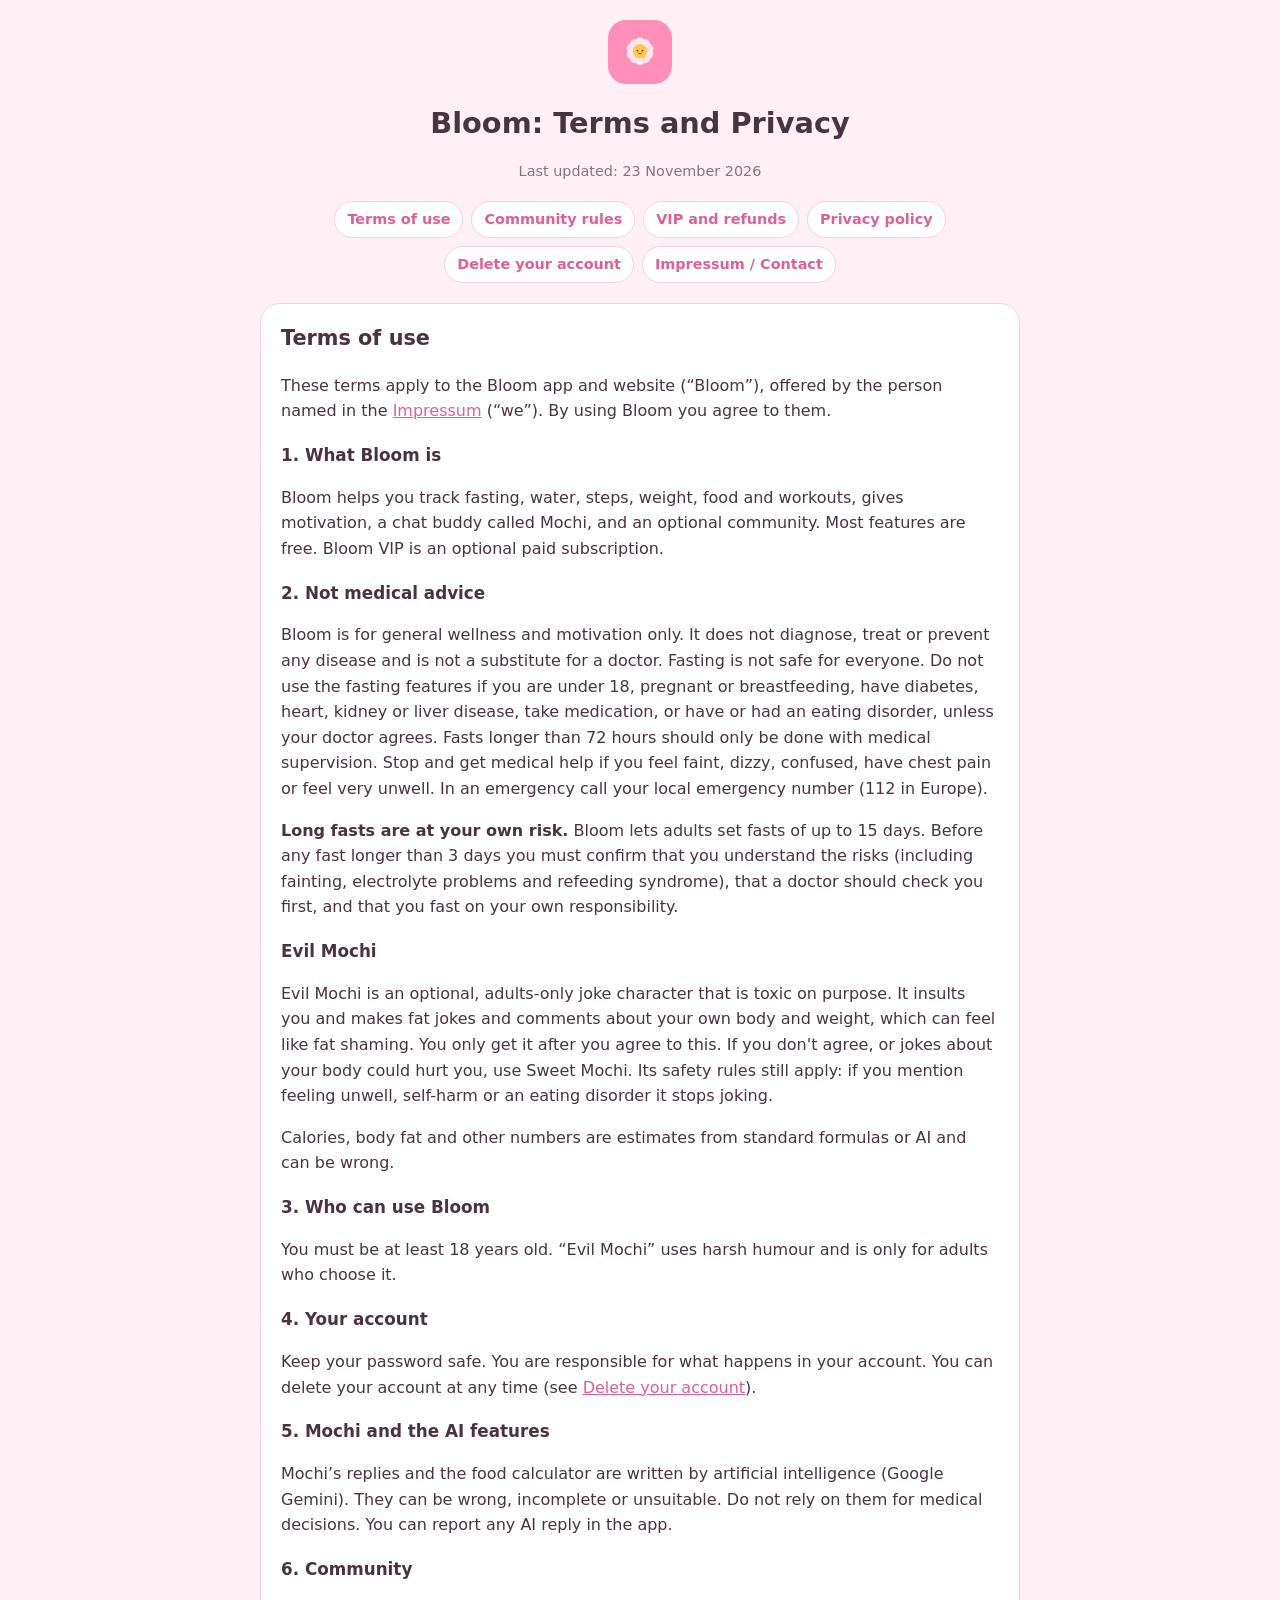
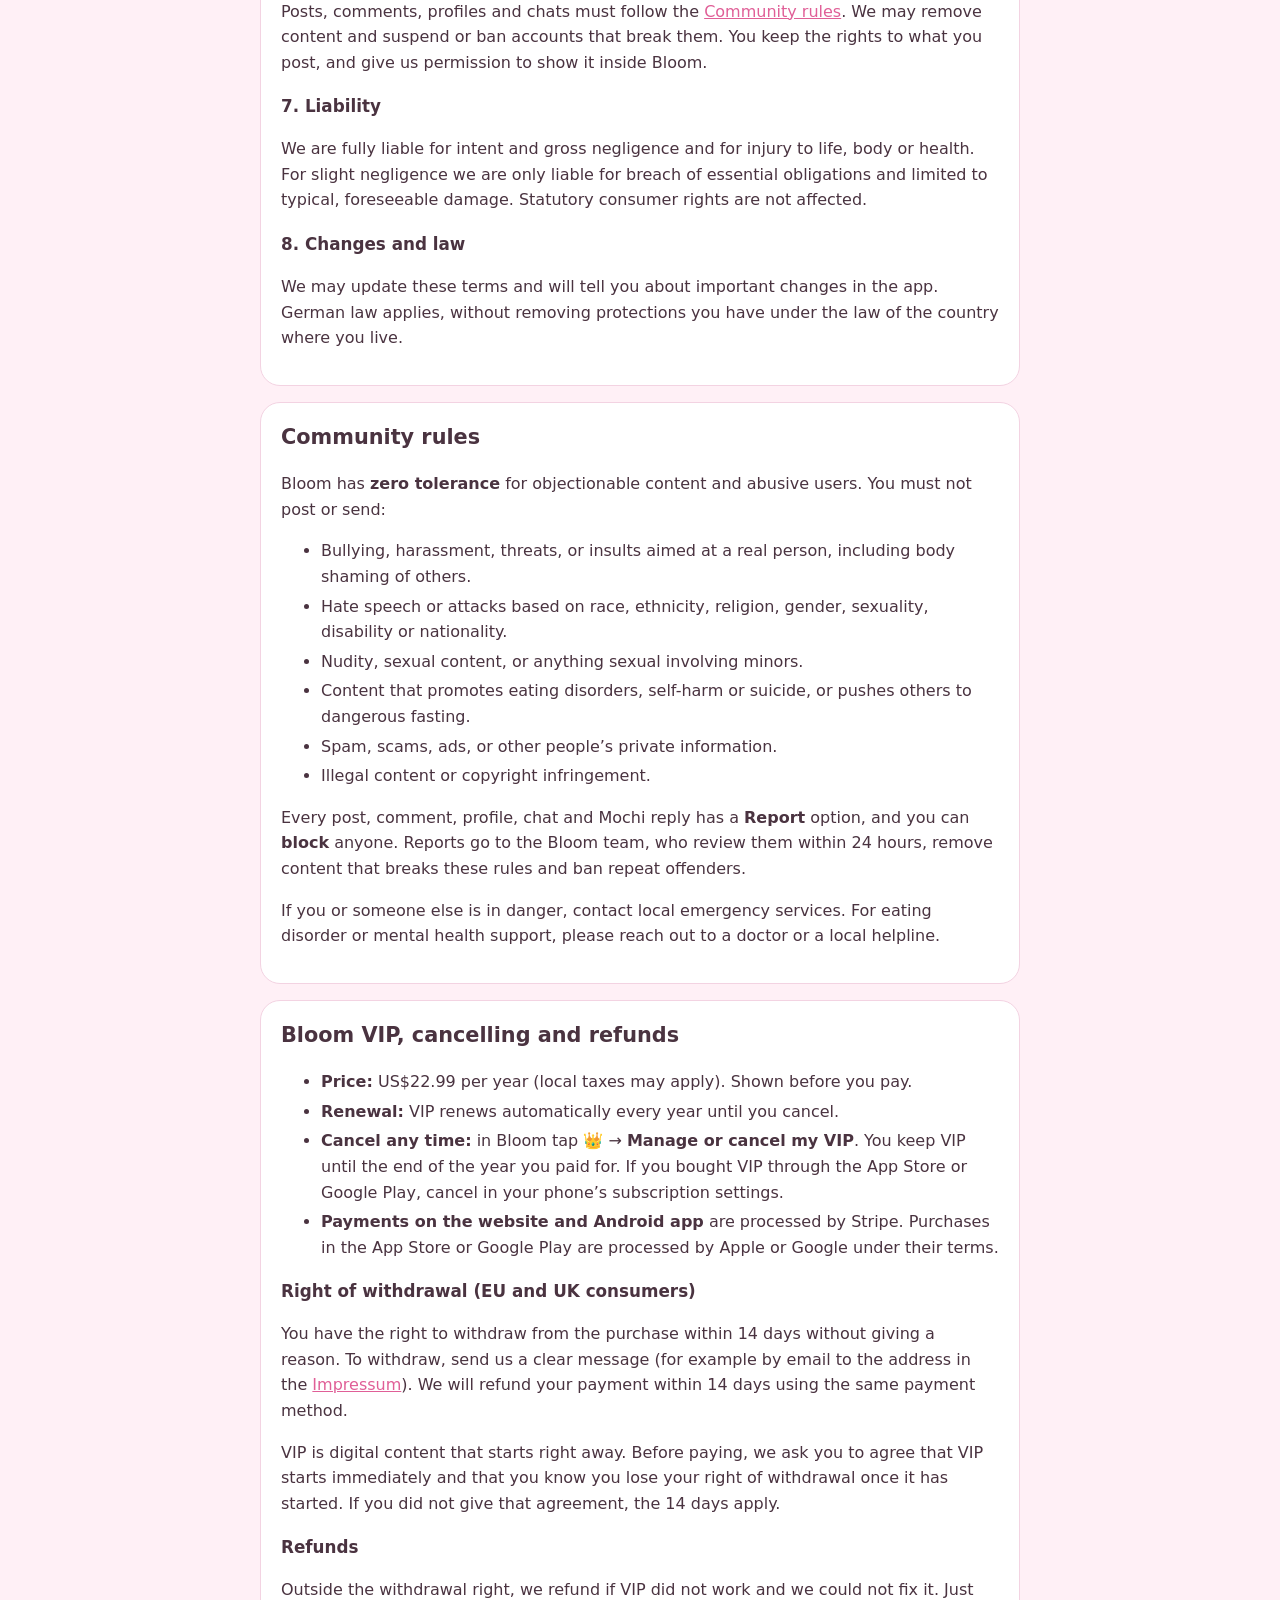
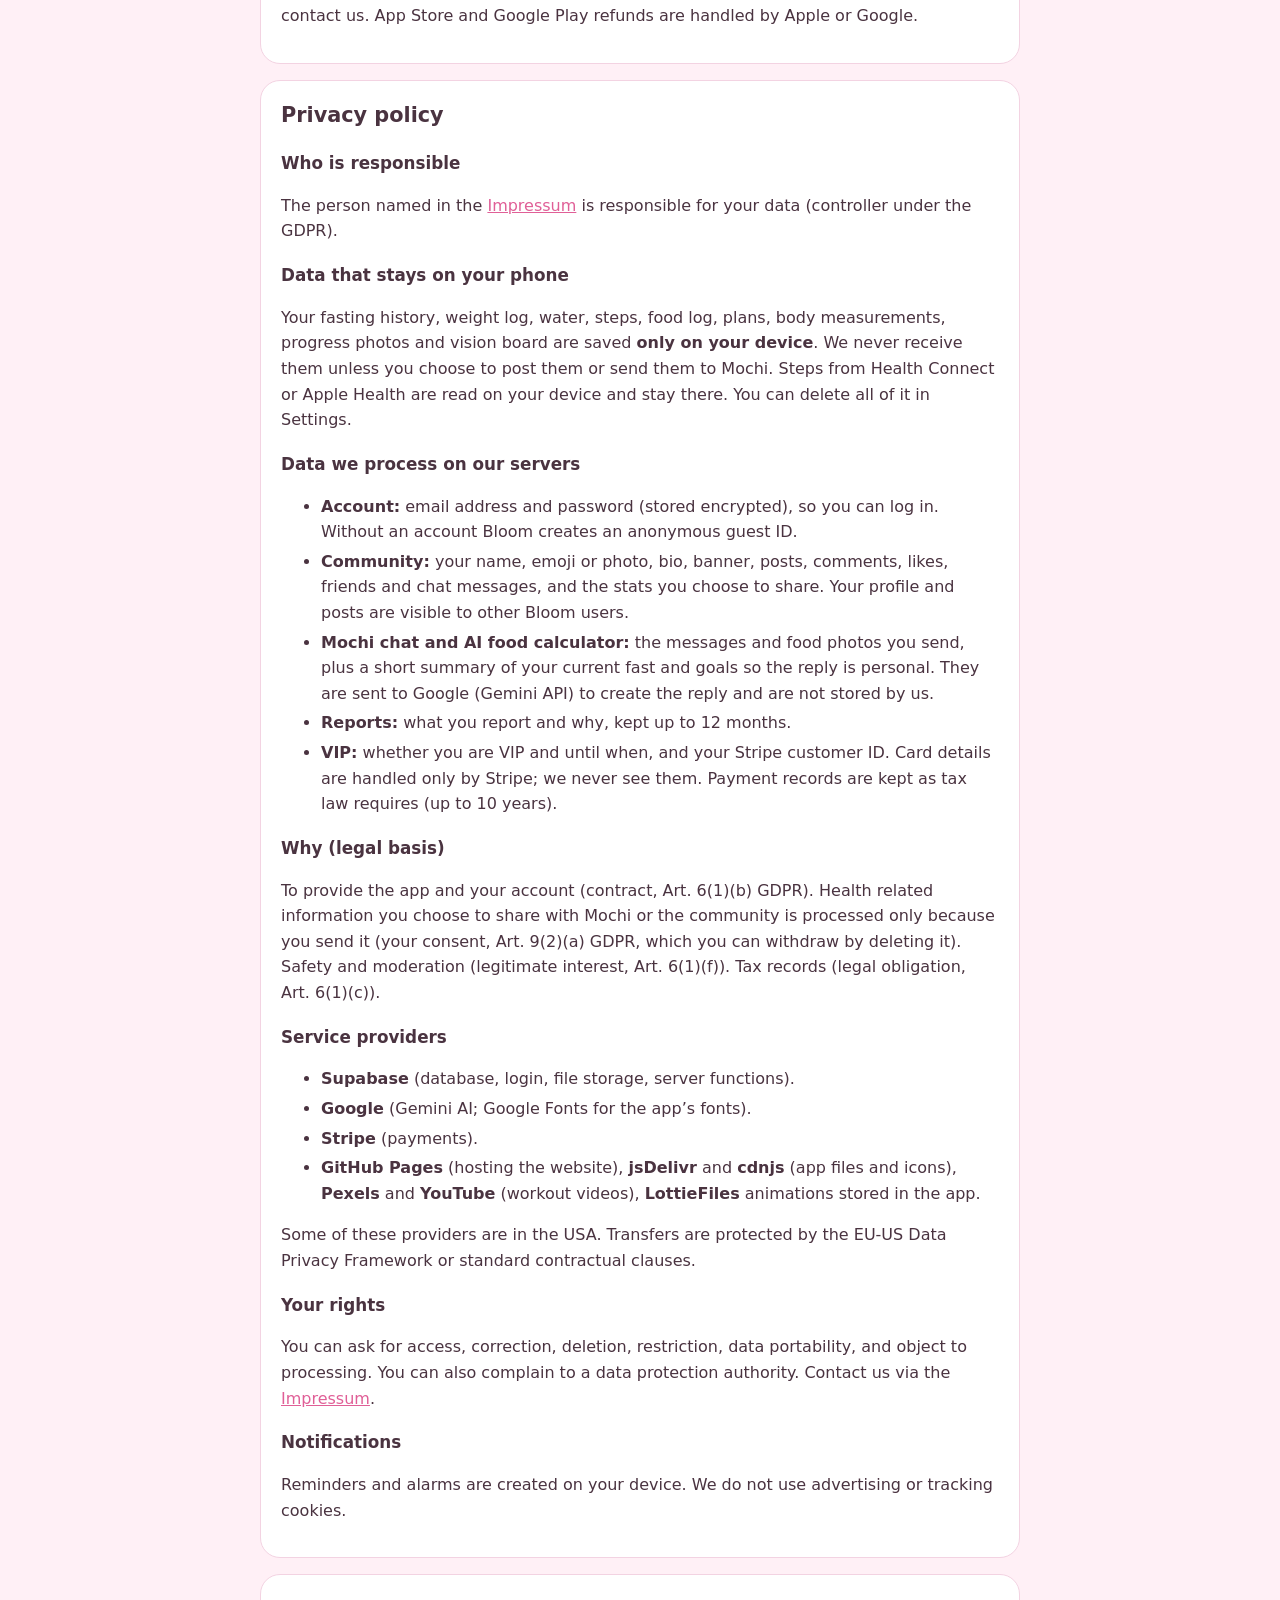
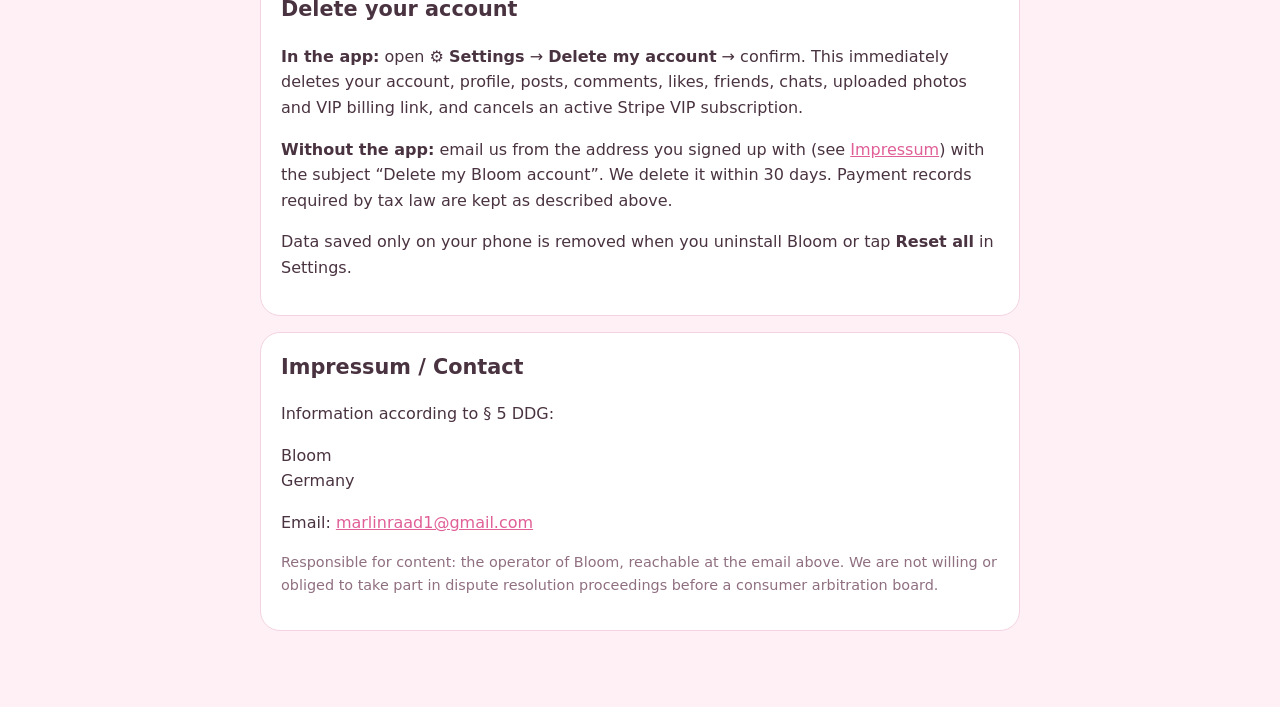
<file: legal.html>
<!doctype html>
<html lang="en">
<head>
<meta charset="utf-8">
<meta name="viewport" content="width=device-width, initial-scale=1, viewport-fit=cover">
<title>Bloom Terms and Privacy</title>
<meta name="theme-color" content="#ff8fb8">
<link rel="icon" href="icon.svg">
<style>
  :root { --bg: #fff0f6; --card: #ffffff; --text: #4a3340; --muted: #8f6f80; --accent: #e05f97; --border: #f3d3e2; }
  * { box-sizing: border-box; }
  body { margin: 0; font: 16px/1.6 system-ui, -apple-system, 'Segoe UI', Roboto, sans-serif; color: var(--text); background: var(--bg); padding: 20px 16px 60px; }
  main { max-width: 760px; margin: 0 auto; }
  header { text-align: center; margin-bottom: 18px; }
  header img { width: 64px; height: 64px; border-radius: 18px; }
  h1 { margin: 8px 0 4px; font-size: 1.8rem; }
  nav { display: flex; flex-wrap: wrap; gap: 8px; justify-content: center; margin: 12px 0 20px; }
  nav a { background: var(--card); border: 1px solid var(--border); border-radius: 99px; padding: 6px 12px; text-decoration: none; color: var(--accent); font-weight: 700; font-size: .9rem; }
  section { background: var(--card); border: 1px solid var(--border); border-radius: 20px; padding: 18px 20px; margin-bottom: 16px; }
  h2 { margin-top: 0; font-size: 1.3rem; }
  h3 { font-size: 1.05rem; margin: 18px 0 4px; }
  .muted { color: var(--muted); font-size: .9rem; }
  .fill { background: #fff3b0; padding: 0 4px; border-radius: 4px; font-weight: 700; }
  a { color: var(--accent); }
  li { margin-bottom: 4px; }
</style>
</head>
<body>
<main>
<header>
  <img src="icon.svg" alt="Bloom">
  <h1>Bloom: Terms and Privacy</h1>
  <p class="muted">Last updated: 23 November 2026</p>
</header>
<nav>
  <a href="#terms">Terms of use</a><a href="#rules">Community rules</a><a href="#vip">VIP and refunds</a>
  <a href="#privacy">Privacy policy</a><a href="#delete">Delete your account</a><a href="#impressum">Impressum / Contact</a>
</nav>

<section id="terms">
<h2>Terms of use</h2>
<p>These terms apply to the Bloom app and website (“Bloom”), offered by the person named in the <a href="#impressum">Impressum</a> (“we”). By using Bloom you agree to them.</p>
<h3>1. What Bloom is</h3>
<p>Bloom helps you track fasting, water, steps, weight, food and workouts, gives motivation, a chat buddy called Mochi, and an optional community. Most features are free. Bloom VIP is an optional paid subscription.</p>
<h3>2. Not medical advice</h3>
<p>Bloom is for general wellness and motivation only. It does not diagnose, treat or prevent any disease and is not a substitute for a doctor. Fasting is not safe for everyone. Do not use the fasting features if you are under 18, pregnant or breastfeeding, have diabetes, heart, kidney or liver disease, take medication, or have or had an eating disorder, unless your doctor agrees. Fasts longer than 72 hours should only be done with medical supervision. Stop and get medical help if you feel faint, dizzy, confused, have chest pain or feel very unwell. In an emergency call your local emergency number (112 in Europe).</p>
<p><b>Long fasts are at your own risk.</b> Bloom lets adults set fasts of up to 15 days. Before any fast longer than 3 days you must confirm that you understand the risks (including fainting, electrolyte problems and refeeding syndrome), that a doctor should check you first, and that you fast on your own responsibility.</p>
<h3>Evil Mochi</h3>
<p>Evil Mochi is an optional, adults-only joke character that is toxic on purpose. It insults you and makes fat jokes and comments about your own body and weight, which can feel like fat shaming. You only get it after you agree to this. If you don't agree, or jokes about your body could hurt you, use Sweet Mochi. Its safety rules still apply: if you mention feeling unwell, self-harm or an eating disorder it stops joking.</p>
<p>Calories, body fat and other numbers are estimates from standard formulas or AI and can be wrong.</p>
<h3>3. Who can use Bloom</h3>
<p>You must be at least 18 years old. “Evil Mochi” uses harsh humour and is only for adults who choose it.</p>
<h3>4. Your account</h3>
<p>Keep your password safe. You are responsible for what happens in your account. You can delete your account at any time (see <a href="#delete">Delete your account</a>).</p>
<h3>5. Mochi and the AI features</h3>
<p>Mochi’s replies and the food calculator are written by artificial intelligence (Google Gemini). They can be wrong, incomplete or unsuitable. Do not rely on them for medical decisions. You can report any AI reply in the app.</p>
<h3>6. Community</h3>
<p>Posts, comments, profiles and chats must follow the <a href="#rules">Community rules</a>. We may remove content and suspend or ban accounts that break them. You keep the rights to what you post, and give us permission to show it inside Bloom.</p>
<h3>7. Liability</h3>
<p>We are fully liable for intent and gross negligence and for injury to life, body or health. For slight negligence we are only liable for breach of essential obligations and limited to typical, foreseeable damage. Statutory consumer rights are not affected.</p>
<h3>8. Changes and law</h3>
<p>We may update these terms and will tell you about important changes in the app. German law applies, without removing protections you have under the law of the country where you live.</p>
</section>

<section id="rules">
<h2>Community rules</h2>
<p>Bloom has <b>zero tolerance</b> for objectionable content and abusive users. You must not post or send:</p>
<ul>
  <li>Bullying, harassment, threats, or insults aimed at a real person, including body shaming of others.</li>
  <li>Hate speech or attacks based on race, ethnicity, religion, gender, sexuality, disability or nationality.</li>
  <li>Nudity, sexual content, or anything sexual involving minors.</li>
  <li>Content that promotes eating disorders, self-harm or suicide, or pushes others to dangerous fasting.</li>
  <li>Spam, scams, ads, or other people’s private information.</li>
  <li>Illegal content or copyright infringement.</li>
</ul>
<p>Every post, comment, profile, chat and Mochi reply has a <b>Report</b> option, and you can <b>block</b> anyone. Reports go to the Bloom team, who review them within 24 hours, remove content that breaks these rules and ban repeat offenders.</p>
<p>If you or someone else is in danger, contact local emergency services. For eating disorder or mental health support, please reach out to a doctor or a local helpline.</p>
</section>

<section id="vip">
<h2>Bloom VIP, cancelling and refunds</h2>
<ul>
  <li><b>Price:</b> US$22.99 per year (local taxes may apply). Shown before you pay.</li>
  <li><b>Renewal:</b> VIP renews automatically every year until you cancel.</li>
  <li><b>Cancel any time:</b> in Bloom tap 👑 → <b>Manage or cancel my VIP</b>. You keep VIP until the end of the year you paid for. If you bought VIP through the App Store or Google Play, cancel in your phone’s subscription settings.</li>
  <li><b>Payments on the website and Android app</b> are processed by Stripe. Purchases in the App Store or Google Play are processed by Apple or Google under their terms.</li>
</ul>
<h3>Right of withdrawal (EU and UK consumers)</h3>
<p>You have the right to withdraw from the purchase within 14 days without giving a reason. To withdraw, send us a clear message (for example by email to the address in the <a href="#impressum">Impressum</a>). We will refund your payment within 14 days using the same payment method.</p>
<p>VIP is digital content that starts right away. Before paying, we ask you to agree that VIP starts immediately and that you know you lose your right of withdrawal once it has started. If you did not give that agreement, the 14 days apply.</p>
<h3>Refunds</h3>
<p>Outside the withdrawal right, we refund if VIP did not work and we could not fix it. Just contact us. App Store and Google Play refunds are handled by Apple or Google.</p>
</section>

<section id="privacy">
<h2>Privacy policy</h2>
<h3>Who is responsible</h3>
<p>The person named in the <a href="#impressum">Impressum</a> is responsible for your data (controller under the GDPR).</p>
<h3>Data that stays on your phone</h3>
<p>Your fasting history, weight log, water, steps, food log, plans, body measurements, progress photos and vision board are saved <b>only on your device</b>. We never receive them unless you choose to post them or send them to Mochi. Steps from Health Connect or Apple Health are read on your device and stay there. You can delete all of it in Settings.</p>
<h3>Data we process on our servers</h3>
<ul>
  <li><b>Account:</b> email address and password (stored encrypted), so you can log in. Without an account Bloom creates an anonymous guest ID.</li>
  <li><b>Community:</b> your name, emoji or photo, bio, banner, posts, comments, likes, friends and chat messages, and the stats you choose to share. Your profile and posts are visible to other Bloom users.</li>
  <li><b>Mochi chat and AI food calculator:</b> the messages and food photos you send, plus a short summary of your current fast and goals so the reply is personal. They are sent to Google (Gemini API) to create the reply and are not stored by us.</li>
  <li><b>Reports:</b> what you report and why, kept up to 12 months.</li>
  <li><b>VIP:</b> whether you are VIP and until when, and your Stripe customer ID. Card details are handled only by Stripe; we never see them. Payment records are kept as tax law requires (up to 10 years).</li>
</ul>
<h3>Why (legal basis)</h3>
<p>To provide the app and your account (contract, Art. 6(1)(b) GDPR). Health related information you choose to share with Mochi or the community is processed only because you send it (your consent, Art. 9(2)(a) GDPR, which you can withdraw by deleting it). Safety and moderation (legitimate interest, Art. 6(1)(f)). Tax records (legal obligation, Art. 6(1)(c)).</p>
<h3>Service providers</h3>
<ul>
  <li><b>Supabase</b> (database, login, file storage, server functions).</li>
  <li><b>Google</b> (Gemini AI; Google Fonts for the app’s fonts).</li>
  <li><b>Stripe</b> (payments).</li>
  <li><b>GitHub Pages</b> (hosting the website), <b>jsDelivr</b> and <b>cdnjs</b> (app files and icons), <b>Pexels</b> and <b>YouTube</b> (workout videos), <b>LottieFiles</b> animations stored in the app.</li>
</ul>
<p>Some of these providers are in the USA. Transfers are protected by the EU-US Data Privacy Framework or standard contractual clauses.</p>
<h3>Your rights</h3>
<p>You can ask for access, correction, deletion, restriction, data portability, and object to processing. You can also complain to a data protection authority. Contact us via the <a href="#impressum">Impressum</a>.</p>
<h3>Notifications</h3>
<p>Reminders and alarms are created on your device. We do not use advertising or tracking cookies.</p>
</section>

<section id="delete">
<h2>Delete your account</h2>
<p><b>In the app:</b> open ⚙️ <b>Settings</b> → <b>Delete my account</b> → confirm. This immediately deletes your account, profile, posts, comments, likes, friends, chats, uploaded photos and VIP billing link, and cancels an active Stripe VIP subscription.</p>
<p><b>Without the app:</b> email us from the address you signed up with (see <a href="#impressum">Impressum</a>) with the subject “Delete my Bloom account”. We delete it within 30 days. Payment records required by tax law are kept as described above.</p>
<p>Data saved only on your phone is removed when you uninstall Bloom or tap <b>Reset all</b> in Settings.</p>
</section>

<section id="impressum">
<h2>Impressum / Contact</h2>
<p>Information according to § 5 DDG:</p>
<p>Bloom<br>Germany</p>
<p>Email: <a href="mailto:marlinraad1@gmail.com">marlinraad1@gmail.com</a></p>
<p class="muted">Responsible for content: the operator of Bloom, reachable at the email above. We are not willing or obliged to take part in dispute resolution proceedings before a consumer arbitration board.</p>
</section>
</main>
</body>
</html>
</file>
